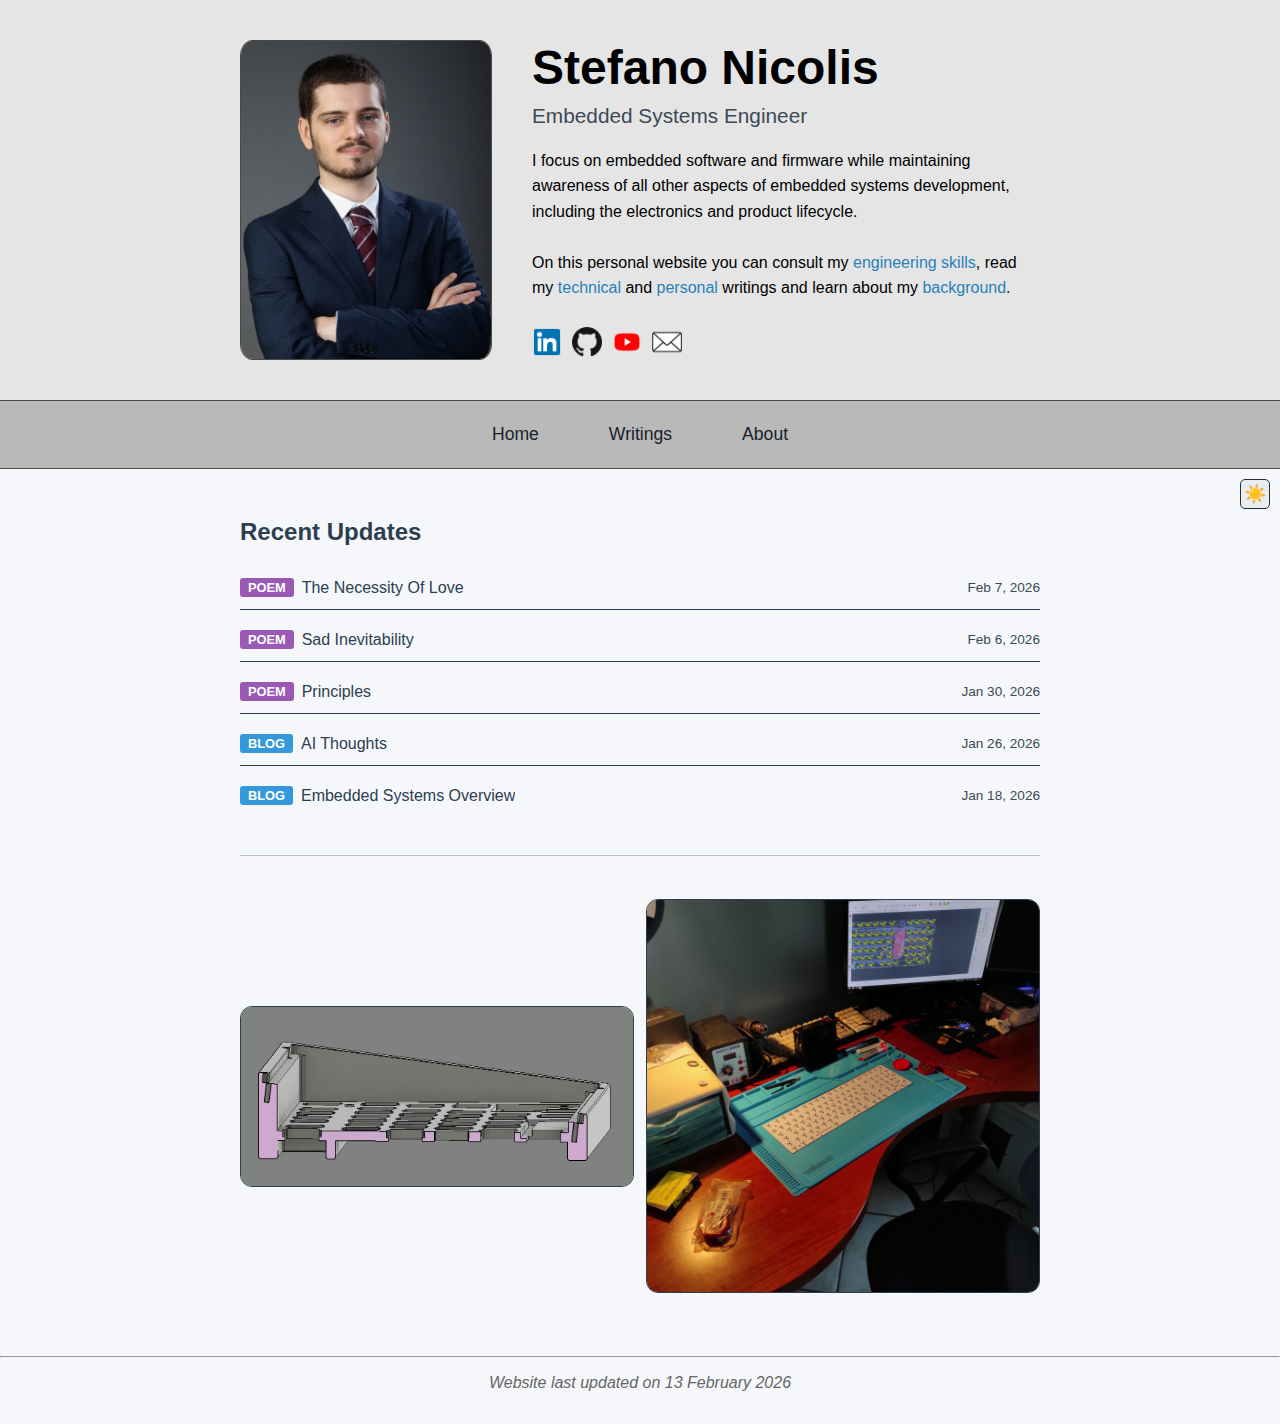
<file: index.html>
<!DOCTYPE html>
<html lang="en" data-theme="light">

<head>
    <meta charset="UTF-8">
    <meta name="viewport" content="width=device-width, initial-scale=1.0">
    <title>SN - Home</title>
    <script>
        // Set theme immediately to prevent FOUC (Flash of Unstyled Content)
        (function () {
            try {
                const savedTheme = localStorage.getItem("theme") || "light";
                document.documentElement.setAttribute("data-theme", savedTheme);
            } catch (e) {
                // Fallback if localStorage is blocked
                document.documentElement.setAttribute("data-theme", "light");
            }
        })();
    </script>
    <link rel="stylesheet" href="src/styles.css">
</head>

<body>
    <button id="backToTop" title="Go to top">⬆</button>

    <div id="header-placeholder"></div>
    <div id="banner-placeholder"></div>


    <div class="history-section" id="historySection">
        <h2>Recent Updates</h2>
        <ul class="history-list" id="historyList">
        </ul>
    </div>

    <!-- Divider -->
    <hr class="section-divider">

    <!-- Image Showcase Windows -->
    <div id="image-showcase-container">
        <div class="showcase-window showcase-window-1"></div>
        <div class="showcase-window showcase-window-2"></div>
    </div>

    <script>
        document.addEventListener("DOMContentLoaded", () => {
            // Initialize showcase slideshow
            if (typeof initShowcaseSlideshow === "function") {
                initShowcaseSlideshow();
            }
            if (typeof initHomePage === "function") {
                initHomePage();
            }
        });
    </script>
    <script src="src/script.js"></script>

    <!-- Footer -->
    <hr style="margin-top: 2rem;">
    <p style="text-align: center; font-style: italic; color: var(--text-muted, #666); margin: 1rem 0 2rem 0;">Website last updated on <span id="last-updated">13 February 2026</span></p>
</body>

</html>
</file>
<file: src/styles.css>
@media (max-width: 799px) {
  .slideshow-images {
    display: flex;
    justify-content: center;
    align-items: center;
    position: relative;
    width: min(95vw, var(--slideshow-mobile-width));
    height: var(--slideshow-mobile-height);
    overflow: hidden;
  }

  /* mobile overrides for orientation-specific classes */
  .slideshow-images.vertical {
    width: min(95vw, var(--slideshow-mobile-vertical-width));
    height: var(--slideshow-mobile-vertical-height);
  }

  .slideshow-images.horizontal {
    width: min(95vw, var(--slideshow-mobile-horizontal-width));
    height: var(--slideshow-mobile-horizontal-height);
  }

  .slideshow-img {
    display: block;
    width: 100%;
    height: 100%;
  }

  /* Mobile: single showcase window */
  #image-showcase-container {
    margin: 32px 50px 40px 50px;
    justify-content: center;
    max-width: 800px;
    padding: 0;
  }

  .showcase-window {
    width: 100%;
    max-width: 100%;
    height: 600px;
    border: 0px solid var(--text-primary, #333);
    padding: 0 50px;
    box-sizing: border-box;
  }

  .showcase-window-2 {
    display: none !important;
    width: 0;
    height: 0;
    flex: 0;
    margin: 0;
    padding: 0;
  }

  .intro-description {
    text-align: center !important;
  }
}

/* Section divider */
.section-divider {
  max-width: 800px;
  margin: 20px auto;
  border: none;
  border-top: 1px solid var(--text-primary, #333);
  opacity: 0.3;
}

/* Default: horizontal showcase windows side-by-side (desktop/tablet) */
#image-showcase-container {
  display: flex;
  flex-direction: row;
  justify-content: center;
  align-items: flex-start;
  gap: 12px;
  margin: 40px auto 60px auto;
  max-width: 800px;
  width: 100%;
  padding: 0;
  box-sizing: border-box;
}

.showcase-window {
  flex: 1 1 50%;
  height: 400px;
  border: 0px solid var(--text-primary, #333);
  box-sizing: border-box;
  background: transparent;
  border-radius: 16px;
  display: flex;
  align-items: center;
  justify-content: center;
}

.showcase-img {
  border: 1px solid var(--text-primary, #333);
  border-radius: 12px;
  box-sizing: border-box;
  max-width: 100%;
  max-height: 100%;
  object-fit: contain;
}

@keyframes fadeOutInPlace {
  from {
    opacity: 1;
  }

  to {
    opacity: 0;
  }
}

@keyframes slideLeftOverlap {
  from {
    left: 52%;
  }

  to {
    left: 0;
  }
}

@keyframes fadeInOnRight {
  from {
    opacity: 0;
  }

  to {
    opacity: 1;
  }
}

.slideshow-image1.fade-out-in-place {
  animation: fadeOutInPlace 0.45s cubic-bezier(.4, 0, .2, 1) forwards;
  z-index: 2;
}

.slideshow-image2.slide-left-overlap {
  animation: slideLeftOverlap 0.45s cubic-bezier(.4, 0, .2, 1) forwards;
  z-index: 3;
}

.slideshow-image2.fade-in-on-right {
  animation: fadeInOnRight 0.45s cubic-bezier(.4, 0, .2, 1) forwards;
  z-index: 2;
  left: 52%;
}

/* Slideshow styles */
.slideshow-container {
  width: 100%;
  max-width: 900px;
  margin: 2em auto 2em auto;
  position: relative;
  background: transparent;
  /* made transparent as requested */
  border-radius: 12px;
  overflow: hidden;
  display: flex;
  flex-direction: column;
  align-items: center;
}

/* Responsive slideshow images */
.slideshow-images {
  position: relative;
  width: 100%;
  max-width: var(--slideshow-width);
  height: var(--slideshow-height);
  overflow: hidden;
}

/* Desktop orientation-specific container classes */
.slideshow-images.vertical {
  max-width: var(--slideshow-vertical-width);
  height: var(--slideshow-vertical-height);
}

.slideshow-images.horizontal {
  max-width: var(--slideshow-horizontal-width);
  height: var(--slideshow-horizontal-height);
}

/* Image fitting helper classes */
.slideshow-img.contain {
  object-fit: contain;
}

.slideshow-img.cover {
  object-fit: cover;
}

.slideshow-image1,
.slideshow-image2 {
  padding: 10px;
  position: absolute;
  top: 0;
  width: 48%;
  height: 100%;
  transition: none;
  display: flex;
  align-items: center;
  justify-content: center;
}

.slideshow-image1 {
  left: 0;
  z-index: 1;
}

.slideshow-image2 {
  left: 52%;
  z-index: 2;
  transition: left 0.45s cubic-bezier(.4, 0, .2, 1);
}

.slideshow-image2.slide-left {
  left: 0;
}

.slideshow-img {
  width: 100%;
  height: 100%;
  object-fit: cover;
  border-radius: 18px;
  border: 2.5px solid var(--slideshow-img-border, #e0e6ef);
  opacity: 1;
  transform: translateZ(0) scale(1);
  transition: opacity 0.45s cubic-bezier(.4, 0, .2, 1), transform 0.5s cubic-bezier(.4, 0, .2, 1);
  position: relative;
  z-index: 1;
  background-clip: padding-box;
}

@media (min-width: 900px) {
  .slideshow-images {
    flex-direction: row;
    gap: 2vw;
  }

  .slideshow-img {
    width: 100%;
    height: 100%;
    object-fit: cover;
  }
}

@media (max-width: 899px) {
  .slideshow-img {
    width: 100%;
    height: 100%;
    object-fit: cover;
  }
}

/* zooming removed: slide-only animation requested */
.slideshow-img.slide-in {
  animation: slideInRight 0.48s cubic-bezier(.4, 0, .2, 1);
}

.slideshow-img.slide-in-right {
  animation: slideInRight 0.48s cubic-bezier(.4, 0, .2, 1);
}

.slideshow-img.slide-out {
  animation: slideOutLeft 0.48s cubic-bezier(.4, 0, .2, 1);
  opacity: 0;
}

.slideshow-img.slide-out-right {
  animation: slideOutRight 0.48s cubic-bezier(.4, 0, .2, 1);
  opacity: 0;
}

@keyframes slideInLeft {
  from {
    opacity: 0;
    transform: translateX(-60%) scale(1);
  }

  to {
    opacity: 1;
    transform: translateX(0) scale(1);
  }
}

@keyframes slideOutLeft {
  from {
    opacity: 1;
    transform: translateX(0) scale(1);
  }

  to {
    opacity: 0;
    transform: translateX(-60%) scale(1);
  }
}

@keyframes slideInRight {
  from {
    opacity: 0;
    transform: translateX(60%) scale(1);
  }

  to {
    opacity: 1;
    transform: translateX(0) scale(1);
  }
}

@keyframes slideOutRight {
  from {
    opacity: 1;
    transform: translateX(0) scale(1);
  }

  to {
    opacity: 0;
    transform: translateX(60%) scale(1);
  }
}


.slideshow-img.slide-in-right {
  animation: slideInRight 0.48s cubic-bezier(.4, 0, .2, 1);
}

.slideshow-prev,
.slideshow-next {
  display: none !important;
  /* hide side buttons for auto slideshow */
}

.slideshow-dots {
  position: absolute;
  bottom: 10px;
  left: 0;
  width: 100%;
  text-align: center;
}

.slideshow-dot {
  display: inline-block;
  width: 12px;
  height: 12px;
  margin: 0 4px;
  background: #bbb;
  border-radius: 50%;
  cursor: pointer;
  transition: background 0.2s;
}

.slideshow-dot.active,
.slideshow-dot:hover {
  background: var(--accent-primary, #2980b9);
}

.highlight-box {
  background: var(--highlight-box-bg);
  padding: 1em 1.5em;
  border-radius: 6px;
  font-size: 1em;
  position: relative;
}

.highlight-box.definition::before {
  content: "Definition";
  position: absolute;
  top: 0;
  left: 0;
  background: var(--text-primary, #333);
  color: var(--bg-primary, #fff);
  padding: 0.25em 0.75em;
  font-family: var(--font-family-base);
  font-size: 0.75em;
  font-weight: 600;
  text-transform: uppercase;
  letter-spacing: 0.5px;
  border-radius: 6px 0 6px 0;
}

.highlight-box.note::before {
  content: "Note";
  position: absolute;
  top: 0;
  left: 0;
  background: var(--text-primary, #333);
  color: var(--bg-primary, #fff);
  padding: 0.25em 0.75em;
  font-family: var(--font-family-base);
  font-size: 0.75em;
  font-weight: 600;
  text-transform: uppercase;
  letter-spacing: 0.5px;
  border-radius: 6px 0 6px 0;
}

.highlight-box.definition,
.highlight-box.note {
  padding-top: 2.5em;
}

/* Blog table styling */
.blog-text table,
.content-text table {
  border-collapse: collapse;
  width: 100%;
  margin: 1em 0;
}

.blog-text table th,
.blog-text table td,
.content-text table th,
.content-text table td {
  border: 1px solid var(--text-secondary, #666);
  padding: 10px;
  text-align: left;
}

.blog-text table th,
.content-text table th {
  background: var(--highlight-box-bg);
  font-weight: 600;
  text-align: center;
}

.blog-text table td:first-child,
.content-text table td:first-child {
  text-align: center;
}

/* Image grid styling */
.image-grid {
  display: grid;
  grid-template-columns: repeat(auto-fit, minmax(200px, 1fr));
  gap: 10px;
  margin: 20px 0;
}

.image-grid img {
  width: 100%;
}

:root {
  /* Slideshow sizing parameters (modify these to change the vertical window size) */
  --slideshow-width: 360px;
  /* desktop slideshow width */
  --slideshow-height: 480px;
  /* desktop slideshow height */
  --slideshow-mobile-width: 300px;
  /* mobile slideshow width */
  --slideshow-mobile-height: 400px;
  /* mobile slideshow height */
  --slideshow-max-height: 520px;
  /* common maximum height for slideshow window */

  /* Orientation-specific sizes */
  --slideshow-vertical-width: 320px;
  --slideshow-vertical-height: 480px;
  --slideshow-horizontal-width: 420px;
  --slideshow-horizontal-height: 260px;
  --slideshow-mobile-vertical-width: 280px;
  --slideshow-mobile-vertical-height: 380px;
  --slideshow-mobile-horizontal-width: 320px;
  --slideshow-mobile-horizontal-height: 200px;

  --slideshow-img-border: #e0e6ef;
  --highlight-box-bg: #f0f6ff;
  --sidebar-width: 250px;
  --sidebar-medium: clamp(160px, 22vw, 240px);
  --sidebar-collapsed: 56px;
  --center-gap: 0px;
  --content-width: 1000px;
  --site-max-width: 1100px;

  --tooltip-show-delay: 300;
  --tooltip-hide-delay: 300;
  --tooltip-vertical-offset: 10;
  /* Anchor highlight default (overridden per theme) */
  --anchor-highlight-bg: rgba(255, 220, 100, 0.6);
}

[data-theme="darker"] {
  --slideshow-img-border: #232a36;
  --highlight-box-bg: #2a323f;
  --bg-primary: #0d1014;
  --bg-secondary: #1a1f26;
  --bg-tertiary: #252a31;
  --text-primary: #c9d1d9;
  --text-secondary: #c9d8ee;
  --text-inverse: #0d1014;
  --button-bg: #2d333b;
  --button-text: #e6edf3;
  --border-primary: #30363d;
  --border-secondary: #484f58;
  --year-separator-color: #7d8590;
  --accent-primary: #58a6ff;
  --accent-hover: #79c0ff;
  --accent-secondary: #1f6feb;
  --surface-elevated: #30363d;
  --code-bg: #0d1117;
  --code-text: #c9d1d9;
  --header-bg: #141619;
  --header-text: #dbe1ea;
  --banner-text: #ffffff;
  --tooltip-bg: #2d333b;
  --tooltip-text: #ffffff;
  --tooltip-trigger-bg: rgba(88, 166, 255, 0.15);
  --tooltip-trigger-hover: rgba(88, 166, 255, 0.25);
  --tooltip-trigger-flash: rgba(88, 166, 255, 0.7);
  --audio-player-bg: rgb(82, 100, 128);
  --audio-player-border: #30363d;
  --audio-player-text: #c9d1d9;
  --audio-progress-bg: #30363d;
  --audio-progress-bar: #58a6ff;
  --menu-hover: #58a6ff;
  --sidebar-bg: #374251;
  --sidebar-header-bg: #141619;
  --sidebar-item-bg: transparent;
  --sidebar-item-hover: #252a31;
  --sidebar-search-bg: #252a31;
  --sidebar-search-border: #30363d;
  --font-family-base: Arial, sans-serif;
  --font-weight-normal: 400;
  --font-weight-body: 400;
  /* Light overlay on dark backgrounds */
  --anchor-highlight-bg: rgba(255, 255, 255, 0.10);
}

[data-theme="middle"] {
  --slideshow-img-border: #2c3e50;
  --highlight-box-bg: #22334a;
  --bg-primary: #1a252f;
  --bg-secondary: #2c3e50;
  --bg-tertiary: #34495e;
  --text-primary: #d3d7db;
  --text-secondary: #ffffff;
  --text-inverse: #1a252f;
  --button-bg: #34495e;
  --button-text: #e8edf2;
  --border-primary: #4a6076;
  --border-secondary: #6888a8;
  --year-separator-color: #8ba3c0;
  --accent-primary: #3498db;
  --accent-hover: #2980b9;
  --accent-secondary: #1e6f9f;
  --surface-elevated: #4a6076;
  --code-bg: #0d1117;
  --code-text: #c9d1d9;
  --header-bg: #243342;
  --header-text: #c9d7e6;
  --banner-text: #d8d9dc;
  --tooltip-bg: #3d3d3d;
  --tooltip-text: #ffffff;
  --tooltip-trigger-bg: lab(63.46% -8.37 -34.23 / 0.267);
  --tooltip-trigger-hover: rgba(52, 152, 219, 0.425);
  --tooltip-trigger-flash: rgba(52, 152, 219, 0.8);
  --audio-player-bg: rgba(44, 62, 80, 0.6);
  --audio-player-border: #3a4a5a;
  --audio-player-text: #d3d7db;
  --audio-progress-bg: #4a6076;
  --audio-progress-bar: #3498db;
  --menu-hover: #3498db;
  --sidebar-bg: #415e7d;
  --sidebar-header-bg: #243342;
  --sidebar-item-bg: transparent;
  --sidebar-item-hover: #34495e;
  --sidebar-search-bg: #34495e;
  --sidebar-search-border: #4a6076;
  --font-family-base: Arial, sans-serif;
  --font-weight-normal: 400;
  --font-weight-body: 400;
  /* Light overlay on blue-ish background */
  --anchor-highlight-bg: rgba(255, 255, 255, 0.12);
}

[data-theme="light"] {
  --slideshow-img-border: #b9b9b9;
  --highlight-box-bg: #b9d1fd4b;
  --bg-primary: #f5f7fa;
  --bg-secondary: #b9b9b9;
  --bg-tertiary: #e8edf2;
  --text-primary: #2c3e50;
  --text-secondary: #3c4955;
  --text-inverse: #ffffff;
  --button-bg: #e8edf2;
  --button-text: #2c3e50;
  --border-primary: #1a1a1a;
  --border-secondary: #2d2d2d;
  --year-separator-color: #4a4a4a;
  --accent-primary: #2980b9;
  --accent-hover: #3498db;
  --accent-secondary: #1a5f8f;
  --surface-elevated: #ffffff;
  --code-bg: #f7fafc;
  --code-text: #2d3748;
  --header-bg: #e5e5e5;
  --header-text: #000000;
  --banner-text: #18212b;
  --tooltip-bg: #d0d5db;
  --tooltip-text: #2c3e50;
  --tooltip-trigger-bg: rgba(41, 128, 185, 0.12);
  --tooltip-trigger-hover: rgba(41, 128, 185, 0.22);
  --tooltip-trigger-flash: rgba(41, 128, 185, 0.65);
  --audio-player-bg: rgba(165, 174, 182, 0.9);
  --audio-player-border: #a0aec0;
  --audio-player-text: #2c3e50;
  --audio-progress-bg: #929292;
  --audio-progress-bar: #2980b9;
  --menu-hover: #7c7c7c;
  --sidebar-bg: #dbdbdb;
  --sidebar-header-bg: #e5e5e5;
  --sidebar-item-bg: transparent;
  --sidebar-item-hover: #e8edf2;
  --sidebar-search-bg: #f5f7fa;
  --sidebar-search-border: #cbd5e0;
  --font-family-base: Arial, sans-serif;
  --font-weight-normal: 600;
  --font-weight-body: 500;
  /* Blue-tinted highlight for light theme */
  --anchor-highlight-bg: rgba(41, 128, 185, 0.18);
}

* {
  transition: none;
}

.email-button {
  background: none;
  border: none;
  padding: 0;
  margin: 0;
  cursor: pointer;
  display: flex;
  align-items: center;
}

.intro-text-section {
  margin-top: 20px;
}

.intro-description {
  font-size: 1em;
  line-height: 1.6;
  color: var(--text-secondary);
  margin: 0;
}

.intro-description a {
  color: var(--accent-primary);
  text-decoration: none;
}

.intro-description a:hover {
  text-decoration: underline;
}

body {
  font-family: var(--font-family-base);
  margin: 0;
  padding: 0;
  background-color: var(--bg-primary);
  color: var(--text-primary);
  font-weight: var(--font-weight-body);
  overflow-x: hidden;
}

a {
  color: var(--accent-primary);
  text-decoration: none;
}

a:hover {
  text-decoration: underline;
}

a:visited {
  color: var(--accent-primary);
}

body.lightbox-active {
  overflow: hidden;
}

body.no-scroll {
  overflow: hidden !important;
}

html.no-scroll,
body.no-scroll {
  overflow: hidden !important;
}

.mobile-sidebar-toggle.hidden {
  display: none !important;
}

.banner-scale-wrapper {
  transform-origin: top center;
  margin: 0 auto;
}

#banner-placeholder,
.banner {
  background-color: var(--bg-secondary);
  border-top: 1px solid var(--year-separator-color);
  border-bottom: 1px solid var(--year-separator-color);
  border-left: none;
  border-right: none;
  margin: 0 auto;
  display: block;
}

.content-scale-wrapper {
  display: flex;
  margin: 0 auto;
  width: 100%;
  box-sizing: border-box;
}

@media (min-width: 801px) {
  .content-scale-wrapper {
    display: grid;
    grid-template-columns:
      var(--sidebar-width) minmax(var(--center-gap), 1fr) minmax(0, var(--content-width)) minmax(var(--center-gap), 1fr);
    align-items: start;
    padding-top: 0;
    box-sizing: border-box;
  }

  .content-scale-wrapper.sidebar-collapsed {
    grid-template-columns:
      var(--sidebar-collapsed) minmax(var(--center-gap), 1fr) minmax(0, var(--content-width)) minmax(var(--center-gap), 1fr);
  }

  .poem-list,
  .blog-list {
    grid-column: 1;
    position: sticky;
    top: 0;
  }

  .blog-container,
  .poem-container {
    grid-column: 3;
    display: flex;
    justify-content: center;
    align-items: flex-start;
    box-sizing: border-box;
  }

  .blog-content,
  .poem-content {
    width: 100%;
    max-width: var(--content-width);
    margin: 0;
    box-sizing: border-box;
    padding-left: 12px;
    padding-right: 12px;
  }
}

#header-placeholder {
  background-color: var(--header-bg);
}

.header-container {
  display: flex;
  justify-content: center;
  align-items: center;
  padding: 20px;
  background-color: var(--header-bg);
  margin: 0 auto;
  box-sizing: border-box;
}

.header-section {
  display: flex;
  flex-direction: row;
  align-items: center;
  justify-content: center;
  gap: 20px;
  width: 100%;
  max-width: 800px;
  background-color: var(--header-bg);
  padding: 20px;
  border-radius: 5px;
  text-align: left;
}

.profile-pic {
  max-width: 250px;
  max-height: 350px;
  width: auto;
  height: auto;
  transform: scale(1);
  border-radius: 5%;
  object-fit: cover;
  margin-right: 20px;
  border: 1px solid var(--year-separator-color);
}

.description {
  display: flex;
  flex-direction: column;
  text-align: left;
}

.description p {
  margin: 0;
  color: var(--header-text) !important;
}

.description .name {
  font-size: 3em !important;
  margin: 0 0 12px 0 !important;
  line-height: 1 !important;
  color: var(--header-text) !important;
}

.description .title {
  font-size: 1.3em !important;
  margin: 0 0 20px 0 !important;
  color: var(--text-secondary) !important;
}

.description .bio {
  margin: 0 0 8px 0 !important;
}

.description .location {
  margin: 0 0 16px 0 !important;
}

.social-icons {
  display: flex;
  gap: 10px;
}

.social-button {
  display: flex;
  align-items: center;
  justify-content: center;
}

.social-icon {
  width: 30px;
  height: 30px;
  filter: grayscale(0%);
}

[data-theme="darker"] .social-icon[alt="GitHub"],
[data-theme="middle"] .social-icon[alt="GitHub"],
[data-theme="darker"] .social-icon[alt="X"],
[data-theme="middle"] .social-icon[alt="X"] {
  filter: brightness(0) invert(1);
}

.top-menu {
  background-color: var(--bg-secondary);
  padding: 10px 0;
  text-align: center;
  position: sticky;
  overflow: visible;
  z-index: 3000;
}

.top-menu>ul {
  list-style: none;
  margin: 0;
  padding: 0;
  display: flex;
  justify-content: center;
}

.top-menu li {
  position: relative;
  margin: 0 20px;
}

.top-menu a {
  color: var(--banner-text);
  text-decoration: none;
  font-size: 1.1em;
  padding: 10px 15px;
  display: block;
}

.top-menu a:hover {
  background-color: var(--menu-hover);
}

.menu-button {
  color: var(--banner-text);
  text-decoration: none;
  font-size: 1.1em;
  padding: 10px 15px;
  display: block;
  cursor: pointer;
  line-height: 1.5;
  box-sizing: border-box;
}

.menu-button:hover {
  background-color: var(--menu-hover);
}

.top-menu .dropdown .dropdown-menu {
  display: none;
  position: absolute;
  top: 100%;
  left: 50%;
  transform: translateX(-50%);
  background-color: var(--bg-tertiary);
  z-index: 3100;
}

.top-menu .dropdown:hover .dropdown-menu {
  display: block;
}

.dropdown-menu {
  list-style: none;
  margin: 0;
  padding: 0;
}

.dropdown-menu li {
  margin: 0;
}

.dropdown-menu a {
  color: var(--banner-text);
  padding: 10px;
  font-size: 1em;
  display: block;
  text-align: center;
  background-color: var(--bg-tertiary);
}

.dropdown-menu a:hover {
  background-color: var(--menu-hover);
}

.header-container,
.header-section {
  overflow: visible;
}

.poem-container,
.blog-container {
  flex: 1;
  box-sizing: border-box;
}

.poem-list {
  width: 200px;
  position: sticky;
  top: 60px;
  background-color: var(--sidebar-bg);
  padding: 0;
  border-right: 1px solid var(--year-separator-color);
  overflow-y: auto;
  box-sizing: border-box;
  transform: none !important;
  z-index: 10;
}

.poem-list.collapsed {
  width: 50px;
  padding: 0;
  overflow: hidden;
}

.poem-list.collapsed #poemListItems,
.poem-list.collapsed #poemSearch {
  display: none;
}

.poem-list-header {
  display: flex;
  flex-direction: column;
  gap: 10px;
  background-color: var(--sidebar-header-bg);
  margin: 0 0 10px 0;
  border-radius: 0;
  box-sizing: border-box;
  position: relative;
}

.blog-list {
  width: 200px;
  position: sticky;
  top: 60px;
  background-color: var(--sidebar-bg);
  padding: 0;
  border-right: 1px solid var(--year-separator-color);
  overflow-y: auto;
  box-sizing: border-box;
  transform: none !important;
  z-index: 10;
}

.blog-list.collapsed {
  width: 50px;
  padding: 0;
  overflow: hidden;
}

.blog-list.collapsed #blogListItems,
.blog-list.collapsed #blogSearch {
  display: none;
}

#blogListItems,
#poemListItems {
  list-style: none;
  padding: 0;
  margin: 0;
}

#blogListItems li,
#poemListItems li {
  list-style: none;
  padding: 0;
  margin: 0;
  position: relative;
}

.poem-link,
.blog-link {
  display: flex;
  justify-content: space-between;
  align-items: center;
  gap: 8px;
  width: 100%;
}

.list-item-title {
  flex: 1;
  min-width: 0;
  overflow: hidden;
  text-overflow: ellipsis;
  white-space: nowrap;
  position: relative;
}

.list-item-title-overlay,
.history-item-name-overlay {
  position: fixed;
  background: var(--sidebar-item-bg);
  color: var(--text-primary);
  font-size: 1em;
  padding: 0;
  border-radius: 4px;
  white-space: nowrap;
  overflow: hidden;
  text-overflow: ellipsis;
  box-shadow: 0 4px 16px rgba(0, 0, 0, 0.6);
  z-index: 10000;
  pointer-events: none;
  opacity: 0;
  visibility: hidden;
}

.list-item-title-overlay.show,
.history-item-name-overlay.show {
  opacity: 1;
  visibility: visible;
  background: var(--sidebar-item-hover);
}

.list-item-title-overlay.show {
  color: var(--accent-primary);
}

.history-item-name-overlay {
  background: transparent;
  margin: 0;
  padding: 12px 0;
  border-bottom: 1px solid var(--year-separator-color);
}

.history-item-name-overlay.show {
  background: transparent;
  opacity: 0.8;
}

.list-item-date {
  font-style: italic;
  font-size: 0.85em;
  color: var(--text-secondary);
  display: none;
  white-space: nowrap;
  flex-shrink: 0;
  text-decoration: none !important;
}

.poem-link:hover .list-item-date,
.blog-link:hover .list-item-date,
.poem-link.show-date .list-item-date,
.blog-link.show-date .list-item-date {
  display: block;
}

.year-separator {
  border: none;
  border-top: 1px solid var(--year-separator-color);
  margin: 12px 0;
  opacity: 1;
}

.blog-list-header {
  display: flex;
  flex-direction: column;
  gap: 10px;
  background-color: var(--sidebar-header-bg);
  margin: 0 0 10px 0;
  border-radius: 0;
  box-sizing: border-box;
  position: relative;
}

/* No results list item */
#blogListItems .no-results,
#poemListItems .no-results {
  color: var(--text-secondary);
  padding: 12px;
  text-align: center;
  font-style: italic;
  opacity: 0.6;
}

/* Search match highlighting */
#blogListItems mark,
#poemListItems mark {
  background-color: var(--accent-primary);
  color: var(--text-inverse);
  padding: 1px 2px;
  border-radius: 2px;
}

.poem-content,
.blog-content {
  display: flex;
  flex-direction: column;
  justify-content: flex-start;
  align-items: center;
  padding-top: 20px;
  padding-left: 50px;
  padding-right: 50px;
  margin: 0;
  width: 100%;
  max-width: 800px;
  box-sizing: border-box;
  container-type: inline-size;
}

.poem-text,
.blog-text {
  width: 100%;
  text-align: left;
  line-height: 1.6;
  box-sizing: border-box;
}

.poem-text p {
  margin-top: 0;
  margin-bottom: 0;
}

.poem-text p.blank-line {
  height: 1em;
  margin: 0;
}

.poem-text h2 {
  margin-top: 0;
  margin-bottom: 1em;
}

.poem-text hr,
.blog-text hr {
  max-width: 800px;
  border: none;
  border-top: 1px solid var(--text-primary, #333);
  opacity: 0.3;
}

.afterthoughts-toggle {
  text-align: center;
  padding: 0;
  margin: 20px auto;
  background-color: var(--button-bg);
  color: var(--button-text);
  border: 1px solid var(--border-secondary);
  border-radius: 5px;
  width: 30px;
  height: 30px;
  cursor: pointer;
  display: flex;
  align-items: center;
  justify-content: center;
  font-size: 18px;
  transition: background-color 0.2s ease;
  user-select: none;
}

.afterthoughts-toggle:hover {
  background-color: var(--accent-hover);
}

.afterthoughts-toggle:active {
  opacity: 0.8;
}

.afterthoughts-content {
  opacity: 1;
  transition: opacity 0.3s ease;
}

.afterthoughts-content.hidden {
  opacity: 0;
  pointer-events: none;
}

@keyframes slideDown {
  from {
    opacity: 0;
    transform: translateY(-10px);
  }

  to {
    opacity: 1;
    transform: translateY(0);
  }
}

.toggle-btn {
  background-color: var(--text-secondary);
  color: var(--text-inverse);
  border: none;
  padding: 5px 8px;
  cursor: pointer;
  margin-bottom: 10px;
  width: 100%;
  font-size: 1em;
}

.toggle-btn:hover {
  background-color: var(--accent-hover);
}

#toggleBlogList {
  background-color: var(--text-secondary);
  color: var(--text-inverse);
  border: none;
  padding: 10px;
  cursor: pointer;
  font-size: 1.2em;
  display: block;
  text-align: center;
}

#toggleBlogList:hover {
  background-color: var(--accent-hover);
}

#toggleSidebar {
  background-color: var(--text-secondary);
  color: var(--text-inverse);
  border: none;
  padding: 10px;
  cursor: pointer;
  font-size: 1.2em;
  display: block;
  text-align: center;
}

#toggleSidebar:hover {
  background-color: var(--accent-hover);
}

.poem-search,
.blog-search {
  display: block;
  width: 100%;
  padding: 8px;
  font-size: 1em;
  border: none;
  outline: none;
  box-sizing: border-box;
  background-color: var(--sidebar-search-bg);
  color: var(--text-primary);
}

.poem-search::placeholder,
.blog-search::placeholder {
  color: var(--text-secondary);
  opacity: 0.5;
}

#poemList,
#blogList {
  list-style: none;
  padding: 0;
  margin: 0;
}

#poemList li,
#blogList li {
  margin: 5px 10px;
  background-color: var(--sidebar-item-bg);
  border-radius: 4px;
}

#poemList li:hover,
#blogList li:hover,
#poemList li:has(a.show-date),
#blogList li:has(a.show-date) {
  background-color: var(--sidebar-item-hover);
}

#poemList a,
#blogList a {
  color: var(--text-primary);
  text-decoration: none;
}

#poemList a:hover,
#blogList a:hover,
#poemList a.show-date,
#blogList a.show-date {
  color: var(--accent-primary);
}

.poem-link,
.blog-link {
  color: var(--text-primary);
  text-decoration: none;
}

.poem-link:hover,
.blog-link:hover,
.poem-link.show-date,
.blog-link.show-date {
  color: var(--accent-primary);
}

/* Current/active item styling in sidebars */
.poem-link.current,
.blog-link.current {
  color: var(--accent-primary);
  font-weight: 700;
}

.audio-player {
  text-align: left;
  background-color: var(--audio-player-bg);
  padding: 8px 12px;
  border-radius: 8px;
  border: 1px solid var(--audio-player-border);
  min-width: 280px;
  width: 100%;
  position: relative;
  cursor: pointer;
  margin-left: 0;
  margin-right: auto;
  box-sizing: border-box;
}

/* Consolidated in media queries section at end of file */

.audio-title {
  display: none;
}

.audio-player::after {
  content: attr(data-title);
  position: absolute;
  bottom: 100%;
  left: 50%;
  transform: translateX(-50%);
  background: rgba(0, 0, 0, 0.8);
  color: #fff;
  padding: 4px 8px;
  border-radius: 4px;
  font-size: 0.8em;
  white-space: nowrap;
  opacity: 0;
  pointer-events: none;
}

.audio-player:hover::after {
  opacity: 1;
}

.custom-player {
  display: flex;
  flex-direction: column;
  align-items: center;
  background-color: var(--bg-secondary);
  padding: 12px 16px;
  border-radius: 8px;
  width: 100%;
  max-width: 500px;
  margin: 0 auto;
  color: var(--audio-player-text);
}

.custom-player .audio-title {
  margin: 0 0 8px 0;
  font-size: 1.1em;
  text-align: center;
  color: var(--text-primary);
}

.player-controls {
  display: flex;
  align-items: center;
  gap: 10px;
  width: 100%;
}

.player-btn {
  background: none;
  border: none;
  color: var(--audio-player-text);
  font-size: 1.2em;
  cursor: pointer;
}

.player-btn:hover {
  color: var(--accent-primary);
}

.progress-container {
  flex: 1;
  height: 8px;
  background: var(--audio-progress-bg);
  border-radius: 999px;
  cursor: pointer;
  position: relative;
  overflow: visible;
}

#progressBar {
  height: 100%;
  width: 0%;
  background: var(--audio-progress-bar);
  border-radius: 999px;
  position: relative;
  z-index: 1;
}

.progress-handle {
  position: absolute;
  top: 50%;
  left: 0%;
  transform: translate(-50%, -50%);
  width: 14px;
  height: 14px;
  border-radius: 50%;
  background: #ffffff;
  z-index: 2;
  touch-action: none;
  cursor: grab;
}

.progress-handle:active {
  cursor: grabbing;
}

.progress-handle:focus {
  outline: 2px solid rgba(52, 152, 219, 0.6);
}

.blog-list.collapsed #toggleBlogList,
.poem-list.collapsed #toggleSidebar {
  padding: 10px;
  width: 100%;
  height: 100%;
  margin: 0;
  border-radius: 0;
  font-size: 1.2em;
  display: flex;
  align-items: center;
  justify-content: center;
}

.content-container {
  max-width: 1100px;
  margin: 0 auto;
  padding: 20px;
  position: relative;
  width: 100%;
  box-sizing: border-box;
}

.content-text {
  font-family: 'Arial', sans-serif;
  color: var(--text-primary);
  line-height: 1.6;
  font-size: 18px;
  padding: 20px;
  border-radius: 8px;
  max-width: var(--site-max-width);
  width: 100%;
  margin: 0 auto;
  box-sizing: border-box;
  overflow-wrap: break-word;
  word-break: break-word;
  hyphens: auto;
}

.content-container {
  max-width: var(--site-max-width);
  box-sizing: border-box;
}

.content-text {
  max-width: var(--site-max-width);
  width: 100%;
  margin: 0 auto;
  padding: 20px;
  box-sizing: border-box;
  font-size: 16px;
  line-height: 1.6;
  overflow-wrap: break-word;
  word-break: break-word;
  hyphens: auto;
}

.content-text h1 {
  font-size: 2rem;
  margin: 0 0 0.6em;
  line-height: 1.1;
  word-break: break-word;
  hyphens: auto;
}

.content-text h2 {
  font-size: 1.5rem;
  margin: 0 0 0.5em;
  line-height: 1.2;
}

.content-text h3 {
  font-size: 1.2rem;
  margin: 0 0 0.4em;
  line-height: 1.25;
}

.content-text img {
  max-width: 100%;
  height: auto;
  display: block;
  margin-left: auto;
  margin-right: auto;
  object-fit: contain;
}

.content-text pre {
  max-width: 100%;
  overflow-x: auto;
}

.image-wrapper {
  position: relative;
  width: 100%;
  margin: auto;
  display: flex;
  justify-content: center;
  align-items: center;
}

.image-wrapper img {
  width: 100%;
  max-width: 100%;
  border-radius: 8px;
  object-fit: contain;
  position: relative;
  z-index: 2;
}

.image-wrapper::before {
  content: "";
  position: absolute;
  top: 0;
  left: 0;
  right: 0;
  bottom: 0;
  z-index: 1;
  pointer-events: none;
}

.image-grid {
  display: grid;
  grid-template-columns: repeat(auto-fit, minmax(160px, 1fr));
  gap: 10px;
  margin: 20px 0;
  align-items: stretch;
  justify-items: stretch;
  grid-auto-rows: 1fr;
}

.image-grid>* {
  width: 100%;
  aspect-ratio: 1 / 1;
  display: block;
  position: relative;
  overflow: hidden;
  border-radius: 12px;
}

.image-grid>img,
.image-grid>a>img {
  display: block;
  width: 100% !important;
  height: 100% !important;
  aspect-ratio: 1 / 1;
  object-fit: cover !important;
  border-radius: 12px;
}

.image-grid .image-wrapper {
  position: relative;
  width: 100%;
  aspect-ratio: 1 / 1;
  display: flex;
  justify-content: center;
  align-items: center;
  overflow: hidden;
  border-radius: 12px;
}

.image-grid .image-wrapper img {
  width: 100% !important;
  height: 100% !important;
  aspect-ratio: 1 / 1;
  object-fit: cover !important;
  border-radius: 12px;
  display: block;
}

#lightbox {
  position: fixed;
  top: 0;
  left: 0;
  width: 100vw;
  height: 100vh;
  background: rgba(0, 0, 0, 0.95);
  display: none;
  overflow: auto;
  z-index: 5000;
}

#lightbox img {
  position: absolute;
  top: 0;
  left: 0;
  max-width: none;
  max-height: none;
  cursor: zoom-in;
  user-select: none;
  opacity: 1;
  border: 2px solid rgba(255, 255, 255, 0.601);
  box-sizing: border-box;
  border-radius: 5px;
}

#lightbox img.zoomed {
  cursor: zoom-out;
}

#lightbox-prev,
#lightbox-next {
  position: fixed;
  top: 50%;
  transform: translateY(-50%);
  background: rgba(0, 0, 0, 0.6);
  color: white;
  border: none;
  font-size: 2.5rem;
  width: 40px;
  height: 120px;
  cursor: pointer;
  z-index: 1001;
  display: none;
  align-items: center;
  justify-content: center;
  user-select: none;
  border: solid 1px white;
}

#lightbox-prev {
  left: 20px;
  border-radius: 0 12px 12px 0;
}

#lightbox-next {
  right: 20px;
  border-radius: 12px 0 0 12px;
}

#lightbox-prev:hover,
#lightbox-next:hover {
  background: rgba(0, 0, 0, 0.8);
}

#lightbox-prev:active,
#lightbox-next:active {
  background: rgba(0, 0, 0, 0.9);
}

#lightbox-caption {
  position: absolute;
  bottom: 40px;
  left: 50%;
  transform: translateX(-50%);
  background: rgb(53, 53, 53);
  color: white;
  padding: 10px 20px;
  border-radius: 4px;
  font-size: 16px;
  max-width: 80%;
  text-align: center;
  display: none;
}

/* Consolidated in media queries section at end of file */

#backToTop,
#themeToggle {
  position: fixed;
  z-index: 2900;
  font-size: 18px;
  background-color: var(--button-bg);
  color: var(--button-text);
  border: 1px solid var(--border-secondary);
  border-radius: 5px;
  width: 30px;
  height: 30px;
  cursor: pointer;
  display: flex;
  align-items: center;
  justify-content: center;
}

#backToTop {
  bottom: 10px;
  right: 10px;
  display: none;
}

#themeToggle {
  right: 10px;
  opacity: 0;
  visibility: hidden;
  transition: opacity 0.2s ease, visibility 0.2s ease;
}

#themeToggle.positioned {
  opacity: 1;
  visibility: visible;
}

#backToTop:hover,
#themeToggle:hover {
  background-color: var(--accent-hover);
}

#backToTop:focus,
#themeToggle:focus {
  outline: none;
  background-color: var(--button-bg);
}

#backToTop:active,
#themeToggle:active {
  opacity: 0.8;
}

pre code {
  font-size: 1.15rem;
  font-size: 1.5cqw;

  @container (max-width: 800px) {
    pre code {
      font-size: clamp(1.3rem, 5cqw, 1.25rem);
    }
  }

  border-radius: 8px;
  padding: 12px;
  display: block;
  overflow-x: auto;
  position: relative;
  background: var(--code-bg);
  color: var(--code-text);
  white-space: pre;
  word-wrap: normal;
}

.copy-btn {
  position: absolute;
  top: 8px;
  right: 8px;
  background: var(--bg-tertiary);
  color: var(--text-primary);
  border: none;
  padding: 4px 8px;
  font-size: 0.75rem;
  border-radius: 6px;
  cursor: pointer;
}

.copy-btn:hover {
  background: var(--surface-elevated);
}

.video-player {
  max-width: 100%;
  height: auto;
  border-radius: 8px;
  cursor: pointer;
}

.video-player:fullscreen {
  width: 100%;
  height: 100%;
}

.poem-list,
.blog-list {
  position: fixed;
  left: 0;
  top: 0;
  height: 100vh;
  width: var(--sidebar-width);
  max-width: 32vw;
  box-sizing: border-box;
  padding: 12px;
  background-color: var(--sidebar-bg);
  border-right: 1px solid var(--year-separator-color);
  overflow-y: auto;
  z-index: 100;
}

.poem-list.collapsed,
.blog-list.collapsed {
  width: var(--sidebar-collapsed);
  padding: 0;
  overflow: hidden;
}

.mobile-sidebar-toggle {
  display: none;
  position: fixed;
  width: 30px;
  height: 30px;
  left: 10px;
  border-radius: 5px;
  z-index: 1100;
  background: var(--button-bg);
  color: var(--button-text);
  border: 1px solid var(--border-secondary);
  align-items: center;
  justify-content: center;
  cursor: pointer;
  display: inline-flex;
}

.mobile-sidebar-toggle:hover {
  background: var(--accent-hover);
}

.mobile-sidebar-toggle:active {
  opacity: 0.8;
}

/* Mobile Navigation Arrows */
.mobile-nav-arrow {
  display: none;
  position: fixed;
  width: 30px;
  height: 30px;
  border-radius: 5px;
  z-index: 2900;
  background: var(--button-bg);
  color: var(--button-text);
  border: 1px solid var(--border-secondary);
  align-items: center;
  justify-content: center;
  cursor: pointer;
  font-size: 16px;
  transition: opacity 0.2s ease, background 0.2s ease;
  -webkit-tap-highlight-color: transparent;
  -webkit-touch-callout: none;
  -webkit-user-select: none;
  user-select: none;
}

.mobile-nav-arrow:hover {
  background: var(--accent-hover);
}

.mobile-nav-arrow:focus {
  outline: none;
  background: var(--button-bg);
}

.mobile-nav-arrow:active {
  opacity: 0.8;
}

.mobile-nav-arrow.disabled {
  opacity: 0.3;
  cursor: not-allowed;
  pointer-events: none;
}

.mobile-nav-prev {
  left: 10px;
}

.mobile-nav-next {
  right: 10px;
}

@media (max-width: 800px) {
  .header-section {
    flex-direction: column;
    text-align: center;
  }

  .header-section .profile-pic {
    margin: 0 0 15px 0;
    align-self: center;
    display: block;
  }

  .header-section .description {
    width: 100%;
    text-align: center;
  }

  .header-section .social-icons {
    justify-content: center;
    margin: 12px 0 0;
  }

  .header-section .social-button {
    margin: 0 8px;
  }

  .mobile-sidebar-toggle {
    display: inline-flex;
  }

  .mobile-nav-arrow {
    display: inline-flex;
  }

  .poem-list,
  .blog-list {
    position: fixed;
    left: -100%;
    top: 0;
    width: 100%;
    height: 100vh;
    padding: 14px;
    z-index: 2200;
    background-color: var(--sidebar-bg) !important;
  }

  .poem-list.show,
  .blog-list.show {
    left: 0;
    position: fixed;
    right: 0 !important;
    width: 100vw !important;
    max-width: none !important;
    top: auto;
    overflow-y: auto;
    z-index: 4000;
  }

  body.no-scroll .content-scale-wrapper {
    pointer-events: none;
    user-select: none;
    touch-action: none;
  }

  body.no-scroll .poem-list,
  body.no-scroll .blog-list {
    pointer-events: auto;
    user-select: auto;
    touch-action: auto;
  }

  .blog-text img[width],
  .blog-text img[height],
  .blog-text img[style*="width"],
  .poem-text img[width],
  .poem-text img[height],
  .poem-text img[style*="width"],
  .content-text img[width],
  .content-text img[height],
  .content-text img[style*="width"] {
    height: auto !important;
    max-width: 100% !important;
  }

  .blog-content,
  .poem-content,
  .content-container {
    max-width: 100%;
    padding-top: 20px;
    padding-left: 50px;
    padding-right: 50px;
    box-sizing: border-box;
    overflow-x: hidden;
  }

  .blog-text,
  .poem-text,
  .content-text {
    max-width: 100% !important;
    width: 100% !important;
    padding: 0 !important;
    overflow-x: hidden !important;
    word-wrap: break-word !important;
  }

  body {
    overflow-x: hidden !important;
    max-width: 100vw !important;
  }

  table {
    display: block;
    width: 100% !important;
    overflow-x: auto;
    -webkit-overflow-scrolling: touch;
  }
}

.sidebar-inner {
  will-change: transform, opacity;
  transform-origin: left center;
}

.poem-list.collapsed .sidebar-inner,
.blog-list.collapsed .sidebar-inner {
  transform: translateX(calc(-1 * (var(--sidebar-width) - var(--sidebar-collapsed))));
  opacity: 0.999;
}

.poem-list-header,
.blog-list-header {
  position: sticky;
  top: 0;
  z-index: 12;
  background-color: inherit;
  padding-top: 8px;
  padding-bottom: 8px;
  box-sizing: border-box;
}

.blog-text embed,
.blog-text object,
.blog-text iframe,
.content-text embed,
.content-text object,
.content-text iframe {
  display: none !important;
}

.pdf-placeholder {
  display: flex;
  justify-content: center;
  align-items: center;
  margin: 14px 0;
}

.pdf-placeholder a {
  background: var(--accent-primary);
  color: var(--text-inverse);
  padding: 8px 14px;
  border-radius: 8px;
  text-decoration: none;
  font-weight: 600;
}

.pdf-placeholder a:hover {
  background: var(--accent-hover);
}

.audio-player::after {
  content: none !important;
  display: none !important;
  opacity: 0 !important;
  pointer-events: none !important;
}

.audio-player:hover::after {
  opacity: 0 !important;
  display: none !important;
  pointer-events: none !important;
}

.progress-handle {
  display: none !important;
  visibility: hidden !important;
  pointer-events: none !important;
}

.tooltip-trigger {
  background: var(--tooltip-trigger-bg);
  border-radius: 2px;
  position: relative;
  z-index: 2960;
}

.tooltip-trigger.flash {
  animation: tooltipFlash 1s ease-out;
}

@keyframes tooltipFlash {
  0% {
    background: var(--tooltip-trigger-flash);
  }

  100% {
    background: var(--tooltip-trigger-bg);
  }
}

/* Only show pointer cursor when tooltips are enabled */
body:not(.tooltips-disabled) .tooltip-trigger {
  cursor: pointer;
}

.tooltip-trigger.active {
  background: var(--tooltip-trigger-hover);
}

.tooltip-overlay {
  position: fixed;
  top: 0;
  left: 0;
  width: 100%;
  height: 100%;
  background: rgba(0, 0, 0, 0.4);
  z-index: 2950;
  opacity: 0;
  visibility: hidden;
  transition: opacity 0.2s ease, visibility 0.2s ease;
  pointer-events: none;
}

.tooltip-overlay.show {
  opacity: 1;
  visibility: visible;
  pointer-events: auto;
}

.tooltip {
  position: fixed;
  background: var(--tooltip-bg);
  color: var(--tooltip-text);
  padding: 10px;
  border-radius: 5px;
  z-index: 3000;
  width: fit-content;
  max-width: min(450px, calc(100vw - 20px));
  max-height: calc(100vh - 40px);
  opacity: 0;
  visibility: hidden;
  transform: translateY(-15px);
  pointer-events: auto;
  box-sizing: border-box;
  overflow-y: auto;
  overflow-x: hidden;
}

/* Audio tooltips scroll with page content */
.tooltip.has-audio {
  position: absolute !important;
}

/* Consolidated in media queries section at end of file */

/* Consolidated in media queries section at end of file */

.tooltip.show {
  opacity: 1;
  visibility: visible;
  transform: translateY(0);
  pointer-events: auto;
  border: 2px;
  border-style: solid;
}

.tooltip-content {
  display: flex;
  flex-direction: column;
  align-items: center;
  gap: 10px;
  width: fit-content;
  max-width: 100%;
  overflow: hidden;
}

.tooltip-gif {
  max-width: 250px;
  max-height: min(420px, calc(50vh - 60px));
  width: auto;
  height: auto;
  border-radius: 4px;
  object-fit: contain;
  display: block;
  transition: filter 0.2s ease;
}

/* Clickable tooltip images (with zoom capability) */
.tooltip-gif.clickable {
  cursor: zoom-in;
}

.tooltip-gif.clickable:hover {
  filter: brightness(0.6);
}

/* Magnifying glass icon overlay for clickable images */
.tooltip-image-wrapper {
  position: relative;
  display: inline-block;
}

.tooltip-image-wrapper.clickable::after {
  content: '🔍';
  position: absolute;
  top: 50%;
  left: 50%;
  transform: translate(-50%, -50%);
  background: rgba(255, 255, 255, 0.9);
  color: #333;
  width: 40px;
  height: 40px;
  border-radius: 50%;
  display: flex;
  align-items: center;
  justify-content: center;
  font-size: 20px;
  opacity: 0;
  transition: opacity 0.2s ease;
  pointer-events: none;
  box-shadow: 0 2px 8px rgba(0, 0, 0, 0.3);
}

.tooltip-image-wrapper.clickable:hover::after {
  opacity: 1;
}

.tooltip-text {
  font-size: 14px;
  line-height: 1.4;
  text-align: left;
  font-weight: 500;
}

.tooltip-player-btn:hover {
  color: var(--accent-primary) !important;
}

.tooltip-audio-player {
  background: var(--audio-player-bg);
  border-radius: 6px;
  padding: 10px;
  min-width: 280px;
}

.tooltip-audio-player .player-controls {
  display: flex;
  align-items: center;
  gap: 8px;
}

.tooltip-audio-player .tooltip-player-btn {
  background: none;
  border: none;
  color: var(--audio-player-text);
  padding: 0;
  cursor: pointer;
  font-size: 1.2em;
  min-width: 32px;
  height: 32px;
  display: flex;
  align-items: center;
  justify-content: center;
  user-select: none;
  -webkit-user-select: none;
  outline: none;
  transition: color 0.2s ease;
}

.tooltip-time {
  color: var(--audio-player-text);
  font-size: 12px;
  min-width: 35px;
}

.tooltip-progress {
  flex: 1;
  height: 8px;
  background: var(--audio-progress-bg);
  border-radius: 999px;
  position: relative;
  cursor: pointer;
  overflow: visible;
}

.tooltip-progress-bar {
  height: 100%;
  background: var(--audio-progress-bar);
  border-radius: 999px;
  width: 0%;
  transition: width 0.08s linear;
  position: relative;
  z-index: 1;
}

.tooltip-progress .progress-handle {
  position: absolute;
  top: 50%;
  left: 0%;
  width: 14px;
  height: 14px;
  background: #ffffff;
  border-radius: 50%;
  transform: translate(-50%, -50%);
  box-shadow: 0 2px 6px rgba(0, 0, 0, 0.35);
  cursor: grab;
  z-index: 2;
  touch-action: none;
  display: block !important;
  visibility: visible !important;
  pointer-events: auto !important;
}

.tooltip-fullscreen-overlay {
  position: fixed;
  top: 0;
  left: 0;
  width: 100vw;
  height: 100vh;
  background: rgba(0, 0, 0, 0.9);
  display: flex;
  justify-content: center;
  align-items: center;
  z-index: 99999;
  cursor: pointer;
}

.tooltip-loading-spinner {
  position: absolute;
  width: 40px;
  height: 40px;
  border: 4px solid rgba(255, 255, 255, 0.3);
  border-top-color: #ffffff;
  border-radius: 50%;
  z-index: 100000;
}

.tooltip-zoomed {
  background: var(--tooltip-bg);
  border: 2px solid var(--border-secondary);
  border-radius: 8px;
  padding: 10px;
  box-shadow: 0 8px 32px rgba(0, 0, 0, 0.5);
  max-width: 90vw;
  max-height: 90vh;
  display: flex;
  flex-direction: column;
  gap: 15px;
  cursor: auto;
  overflow-y: auto;
  z-index: 99998;
}

.tooltip-zoomed-text {
  color: var(--text-primary);
  font-size: 18px;
  line-height: 1.5;
  font-weight: 500;
  flex-shrink: 0;
  user-select: text;
  cursor: text;
}

.tooltip-zoomed-image-container {
  display: flex;
  justify-content: center;
  align-items: center;
  flex-shrink: 1;
  min-height: 0;
  overflow: hidden;
}

.tooltip-zoomed-image {
  max-width: min(800px, calc(90vw - 30px));
  max-height: min(700px, calc(90vh - 150px));
  width: auto;
  height: auto;
  border-radius: 4px;
  display: block;
  object-fit: contain;
}

.custom-index {
  margin: 20px 0;
  padding-left: 0;
}

.custom-index ul {
  list-style: disc;
  padding-left: 20px;
  margin: 0;
}

.index-section {
  margin: 6px 0;
  list-style: disc;
}

.index-section>a {
  color: var(--accent-primary);
  text-decoration: none;
}

.index-section>a:hover {
  text-decoration: underline;
}

.index-subsection {
  list-style: circle;
  margin-left: 20px;
  margin-top: 4px;
}

.index-subsection a {
  color: var(--text-secondary);
  text-decoration: none;
}

.index-subsection a:hover {
  text-decoration: underline;
  color: var(--accent-primary);
}

/* Header anchor links - hide by default, show on heading hover */
.header-link {
  opacity: 0;
  transition: opacity 0.2s ease;
  text-decoration: none;
  color: var(--text-secondary);
  margin-left: 0.3em;
  font-size: 0;
  vertical-align: middle;
  display: inline-block;
}

.header-link::before {
  content: "🔗";
  font-size: 14px;
  vertical-align: middle;
}

h1:hover .header-link,
h2:hover .header-link,
h3:hover .header-link,
h4:hover .header-link,
h5:hover .header-link,
h6:hover .header-link {
  opacity: 1;
}

.section-anchor {
  color: inherit;
  text-decoration: none;
  cursor: pointer;
}

.section-anchor:hover {
  text-decoration: none;
}

.section-anchor:visited,
.section-anchor:active,
.section-anchor:focus {
  color: inherit;
  text-decoration: none;
  outline: none;
}

.history-section {
  max-width: 800px;
  margin-left: auto;
  margin-right: auto;
  padding-top: 30px;
  padding-left: 50px;
  padding-right: 50px;
  padding-bottom: 10px;
  border-radius: 8px;
  container-type: inline-size;
}

.showcase-section {
  max-width: 800px;
  margin-left: auto;
  margin-right: auto;
  padding-left: 50px;
  padding-right: 50px;
  padding-bottom: 10px;
  border-radius: 8px;
}

.showcase-section h2 {
  color: var(--text-primary);
  font-size: 1.5em;
  margin-bottom: 0;
  text-align: left;
}

.history-section h2 {
  color: var(--text-primary);
  font-size: 1.5em;
  margin-bottom: 20px;
  text-align: left;
}

.history-list {
  list-style: none;
  padding: 0;
  margin: 0;
}

.history-item {
  padding: 12px 0;
  margin-bottom: 8px;
  border-bottom: 1px solid var(--button-text);
}

.history-item:hover {
  opacity: 0.8;
}

.history-item:last-child {
  border-bottom: none;
}

.history-item a {
  text-decoration: none;
  color: inherit;
  display: grid;
  grid-template-columns: 1fr auto;
  align-items: center;
  gap: 12px;
  min-width: 0;
}

.history-item-content {
  display: flex;
  align-items: center;
  gap: 8px;
  min-width: 0;
  overflow: hidden;
}

.history-item-type {
  display: inline-block;
  padding: 2px 8px;
  border-radius: 3px;
  font-size: 0.8em;
  font-weight: bold;
  text-transform: uppercase;
  flex-shrink: 0;
}

.history-item-type.blog {
  background-color: #3498db;
  color: white;
}

.history-item-type.poem {
  background-color: #9b59b6;
  color: white;
}

.history-item-type.article {
  background-color: #e74c3c;
  color: white;
}

.history-item-name {
  color: var(--text-primary);
  font-size: 1em;
  white-space: nowrap;
  overflow: hidden;
  text-overflow: ellipsis;
  min-width: 0;
  position: relative;
}

.history-item-name-overlay {
  position: absolute;
  bottom: 100%;
  left: 0;
  background: var(--bg-primary);
  color: var(--text-primary);
  padding: 4px 8px;
  border-radius: 4px;
  white-space: normal;
  box-shadow: 0 2px 8px rgba(0, 0, 0, 0.3);
  z-index: 1000;
  pointer-events: none;
  opacity: 0;
  transition: opacity 0.2s;
  max-width: 400px;
  word-wrap: break-word;
}

.history-item-name:hover .history-item-name-overlay {
  opacity: 1;
}

.history-item-date {
  color: var(--text-secondary);
  font-size: 0.85em;
  white-space: nowrap;
  grid-column: 2;
}

/* Use CSS to hide date when there's not enough space - fallback to viewport */
@supports not (container-type: inline-size) {
  @media (max-width: 450px) {
    .history-item a {
      grid-template-columns: 1fr;
    }

    .history-item-date {
      display: none;
    }
  }
}

/* Container-based: hide date at narrower threshold - date stays visible longer */
@container (max-width: 480px) {
  .history-item a {
    grid-template-columns: 1fr;
  }

  .history-item-date {
    display: none;
  }
}

/* Fallback for browsers without container query support - hide date on very narrow viewports */
@supports not (container-type: inline-size) {
  @media (max-width: 500px) {
    .history-item-date {
      display: none;
    }
  }
}

/* Consolidated in media queries section at end of file */

.poem-date,
.blog-date {
  font-style: italic;
  color: var(--text-secondary);
  text-align: center;
  margin: 0 0 16px 0;
  font-size: 0.9em;
  font-weight: 600;
}

.blog-date {
  margin: 0 0 24px 0;
}

.blog-text img,

/* Career Page Styles */

/* Career Intro Section */
.career-intro {
  margin-bottom: 40px;
}

.career-intro h1 {
  font-size: 2.5em;
  margin-bottom: 20px;
  color: var(--text-primary);
}

.intro-text {
  font-size: 1.15em;
  line-height: 1.7;
  color: var(--text-secondary);
  margin-bottom: 15px;
  max-width: 800px;
}

.linkedin-note {
  font-size: 1em;
  color: var(--text-secondary);
  margin-top: 10px;
}

.linkedin-note a {
  color: var(--accent-primary);
  text-decoration: none;
}

.linkedin-note a:hover {
  text-decoration: underline;
}

/* Career 2 - Card Grid Layout */
.career-header {
  text-align: center;
  margin-bottom: 40px;
}

.career-header h1 {
  font-size: 2.5em;
  margin-bottom: 10px;
  color: var(--text-primary);
}

.career-subtitle {
  font-size: 1.1em;
  color: var(--text-secondary);
}

.career-subtitle a {
  color: var(--accent-primary);
  text-decoration: none;
}

.career-subtitle a:hover {
  text-decoration: underline;
}

.skills-grid {
  display: grid;
  grid-template-columns: repeat(auto-fit, minmax(300px, 1fr));
  gap: 20px;
  margin-bottom: 40px;
}

.skill-category {
  background-color: var(--bg-secondary);
  border: 1px solid var(--border-primary);
  border-radius: 8px;
  padding: 20px;
  transition: transform 0.2s ease, box-shadow 0.2s ease;
}

.skill-category:hover {
  transform: translateY(-2px);
  box-shadow: 0 4px 8px rgba(0, 0, 0, 0.1);
}

.skill-category h2 {
  font-size: 1.3em;
  margin-bottom: 15px;
  color: var(--text-primary);
}

.skill-tags {
  display: flex;
  flex-wrap: wrap;
  gap: 8px;
}

.skill-tag {
  background-color: var(--bg-tertiary);
  color: var(--text-primary);
  padding: 6px 12px;
  border-radius: 4px;
  font-size: 0.9em;
  border: 1px solid var(--border-secondary);
}

.projects-section {
  margin-top: 40px;
}

.projects-section h2 {
  font-size: 2em;
  margin-bottom: 20px;
  color: var(--text-primary);
  text-align: center;
}

.project-list {
  display: grid;
  grid-template-columns: repeat(auto-fit, minmax(280px, 1fr));
  gap: 20px;
}

.project-item {
  background-color: var(--bg-secondary);
  border: 1px solid var(--border-primary);
  border-radius: 8px;
  padding: 20px;
}

.project-item h3 {
  font-size: 1.2em;
  margin-bottom: 10px;
  color: var(--accent-primary);
}

.project-item p {
  font-size: 0.95em;
  color: var(--text-secondary);
  line-height: 1.5;
}

/* Career 3 - Compact List Layout */
.career-compact-header {
  display: flex;
  justify-content: space-between;
  align-items: center;
  margin-bottom: 30px;
  padding-bottom: 15px;
  border-bottom: 2px solid var(--border-primary);
}

.career-compact-header h1 {
  font-size: 2.2em;
  margin: 0;
  color: var(--text-primary);
}

.linkedin-link {
  color: var(--accent-primary);
  text-decoration: none;
  font-size: 1em;
  font-weight: 500;
}

.linkedin-link:hover {
  text-decoration: underline;
}

.skills-compact {
  margin-bottom: 40px;
}

.skill-row {
  display: grid;
  grid-template-columns: 150px 1fr;
  gap: 20px;
  padding: 15px 0;
  border-bottom: 1px solid var(--border-primary);
}

.skill-row:last-child {
  border-bottom: none;
}

.skill-label {
  font-weight: 600;
  color: var(--text-primary);
  font-size: 1em;
}

.skill-value {
  color: var(--text-secondary);
  line-height: 1.6;
}

.projects-compact {
  margin-top: 30px;
}

.projects-compact h2 {
  font-size: 1.5em;
  margin-bottom: 15px;
  color: var(--text-primary);
}

.projects-compact ul {
  list-style: none;
  padding: 0;
}

.projects-compact li {
  margin-bottom: 12px;
  padding-left: 20px;
  position: relative;
  color: var(--text-secondary);
  line-height: 1.6;
}

.projects-compact li:before {
  content: "→";
  position: absolute;
  left: 0;
  color: var(--accent-primary);
}

.projects-compact strong {
  color: var(--text-primary);
}

/* Responsive Design */
/* Consolidated in media queries section at end of file */

.blog-text img,
.poem-text img,
.content-text img {
  height: auto !important;
  display: block;
  margin-left: auto;
  margin-right: auto;
  object-fit: contain;
}

pre {
  max-width: 100%;
  overflow-x: auto;
  margin: 16px 0;
  box-sizing: border-box;
}

pre code {
  display: block;
  max-width: 100%;
  white-space: pre;
  word-wrap: normal;
}

/* Highlight target when navigating to anchor links */
:target,
.anchor-highlight {
  animation: highlight-fade 2s ease-out;
  border-radius: 4px;
}

/* Prevent highlighting from applying to parent anchor-blocks */
.anchor-block:target {
  animation: none;
  background-color: transparent;
}

/* Only highlight the direct target element inside anchor-blocks */
.anchor-block :target {
  animation: highlight-fade 2s ease-out;
  border-radius: 4px;
}

@keyframes highlight-fade {
  0% {
    background-color: var(--anchor-highlight-bg);
  }

  100% {
    background-color: transparent;
  }
}

/* ============================================
   CONSOLIDATED MEDIA QUERIES
   ============================================ */

/* 400px and below */
@media (max-width: 400px) {
  .tooltip {
    max-width: calc(100vw - 16px);
    padding: 6px;
    font-size: 0.85em;
    width: max-content;
  }

  .tooltip-gif {
    max-width: min(260px, calc(100vw - 30px));
    max-height: min(200px, calc(50vh - 40px));
  }

  .tooltip-text {
    font-size: 12px !important;
  }
}

/* 600px and below */
@media (max-width: 600px) {
  .audio-player {
    max-width: 100%;
    min-width: 200px;
  }

  #lightbox-prev,
  #lightbox-next {
    display: none !important;
  }

  .tooltip {
    max-width: calc(100vw - 20px);
    padding: 8px;
    font-size: 0.9em;
    width: max-content;
  }

  .tooltip-gif {
    max-width: min(300px, calc(100vw - 40px)) !important;
    max-height: min(350px, calc(50vh - 40px)) !important;
  }

  .tooltip-text {
    font-size: 14px !important;
    word-wrap: break-word;
    overflow-wrap: break-word;
  }

  .history-section {
    margin-left: 50px;
    margin-right: 50px;
    margin-top: 30px;
    margin-bottom: 0;
    padding-top: 0;
    padding-bottom: 0;
    padding-left: 10px;
    padding-right: 10px;
  }

  .history-item a {
    gap: 8px;
  }

  .career-header h1 {
    font-size: 2em;
  }

  .projects-section h2 {
    font-size: 1.6em;
  }

  .project-list {
    grid-template-columns: 1fr;
  }
}

/* 768px and below */
@media (max-width: 768px) {
  .career-compact-header {
    flex-direction: column;
    align-items: flex-start;
    gap: 10px;
  }

  .skill-row {
    grid-template-columns: 1fr;
    gap: 5px;
  }

  .skill-label {
    font-weight: 700;
  }

  .skills-grid {
    grid-template-columns: 1fr;
  }

  /* Responsive table: combine into single card with navigation */
  .blog-text table,
  .content-text table {
    border: 0;
    position: relative;
  }

  .blog-text table thead,
  .content-text table thead {
    display: none;
  }

  /* Hide all rows by default */
  .blog-text table tbody tr,
  .content-text table tbody tr {
    display: none;
    margin-bottom: 1.5em;
    border: 1px solid var(--text-secondary, #666);
    border-radius: 8px;
    overflow: hidden;
  }

  /* Show only the active row */
  .blog-text table tbody tr.active,
  .content-text table tbody tr.active {
    display: block;
  }

  .blog-text table td,
  .content-text table td {
    display: block;
    text-align: left !important;
    border: none;
    border-bottom: 1px solid var(--text-secondary, #666);
    padding: 12px;
  }

  .blog-text table td:last-child,
  .content-text table td:last-child {
    border-bottom: 0;
  }

  /* First column: add navigation arrows */
  .blog-text table td:first-child,
  .content-text table td:first-child {
    text-align: center !important;
    font-size: 1.1em;
    background: var(--highlight-box-bg);
    position: relative;
    display: flex !important;
    align-items: center;
    justify-content: center;
    gap: 15px;
    padding: 12px 50px;
  }

  /* Navigation arrows */
  .table-arrow {
    position: absolute;
    top: 50%;
    transform: translateY(-50%);
    background: none;
    border: none;
    font-size: 1.5em;
    color: var(--text-primary);
    cursor: pointer;
    padding: 10px;
    opacity: 0.7;
    transition: opacity 0.2s;
    user-select: none;
  }

  .table-arrow:hover {
    opacity: 1;
  }

  .table-arrow.disabled {
    opacity: 0.2;
    cursor: not-allowed;
  }

  .table-arrow-left {
    left: 10px;
  }

  .table-arrow-right {
    right: 10px;
  }

  /* Other columns: show label above content */
  .blog-text table td:not(:first-child)::before,
  .content-text table td:not(:first-child)::before {
    content: attr(data-label);
    display: block;
    font-weight: 700;
    margin-bottom: 6px;
    color: var(--text-secondary, #666);
  }
}

/* ============================================
   READING MODE CONTROLS
   ============================================ */

/* Reading Mode Controls Container */
.reading-mode-controls {
  position: fixed;
  top: 100px;
  right: 10px;
  z-index: 3500;
  display: flex;
  flex-direction: column;
  gap: 8px;
  align-items: center;
}

/* Mode Icons - Match Theme Toggle Style */
.mode-icon,
.nav-icon,
.tooltip-toggle-icon {
  font-size: 18px;
  background-color: var(--button-bg);
  color: var(--button-text);
  border: 1px solid var(--border-secondary);
  border-radius: 5px;
  width: 30px;
  height: 30px;
  cursor: pointer;
  display: flex;
  align-items: center;
  justify-content: center;
  transition: background-color 0.2s ease;
}

.nav-icon:disabled {
  opacity: 0.3;
  cursor: not-allowed;
  background-color: var(--button-bg);
}

.tooltip-toggle-icon {
  opacity: 0.4;
  /* Default to 0.4 since tooltips are disabled by default */
}

.mode-icon.positioned,
.nav-icon.positioned,
.tooltip-toggle-icon.positioned {
  /* No opacity/visibility transitions - just instant display */
}

.mode-icon:hover,
.nav-icon:hover:not(:disabled),
.tooltip-toggle-icon:hover {
  background-color: var(--accent-hover);
}

.mode-icon:focus,
.nav-icon:focus,
.tooltip-toggle-icon:focus {
  outline: none;
  background-color: var(--button-bg);
}

.mode-icon:active,
.nav-icon:active:not(:disabled),
.tooltip-toggle-icon:active {
  opacity: 0.8;
}

.mode-icon.active {
  /* Removed persistent highlighting - button will only show :active state during click */
}

.tooltip-toggle-icon.disabled {
  opacity: 0.4;
  background-color: var(--button-bg);
}

.poem-title {
  opacity: 0;
  transform: translateY(20px);
  transition: all 0.5s ease;
  margin-bottom: 2em;
  font-size: 2em;
  font-weight: bold;
}

.poem-title.visible {
  opacity: 1;
  transform: translateY(0);
}

/* Keep mode controls visible in dynamic mode */
body.dynamic-mode .reading-mode-controls {
  position: fixed;
  z-index: 1002;
}

/* Tooltips disabled state */
body.tooltips-disabled .tooltip-trigger {
  background: transparent !important;
  cursor: text !important;
  text-decoration: none !important;
  pointer-events: none !important;
  border-radius: 0 !important;
}

/* Hide tooltips in dynamic mode */
body.dynamic-mode .tooltip-trigger {
  background: transparent !important;
  cursor: text !important;
  text-decoration: none !important;
  pointer-events: none !important;
  border-radius: 0 !important;
}

body.dynamic-mode .tooltip-box {
  display: none !important;
}

/* Mobile adjustments */
@media (max-width: 800px) {
  body.dynamic-mode .poem-text {
    font-size: 18px;
    line-height: 1.8;
  }
}

/* Tap overlay for writing mode */
.tap-overlay {
  position: absolute;
  left: 50%;
  top: 50%;
  transform: translate(-50%, -50%);
  z-index: 3000;
  color: var(--text-secondary);
  font-size: 14px;
  font-style: italic;
  opacity: 0;
  transition: opacity 0.3s ease;
  pointer-events: none;
  user-select: none;
}

.tap-overlay.visible {
  opacity: 0.5;
}
</file>
